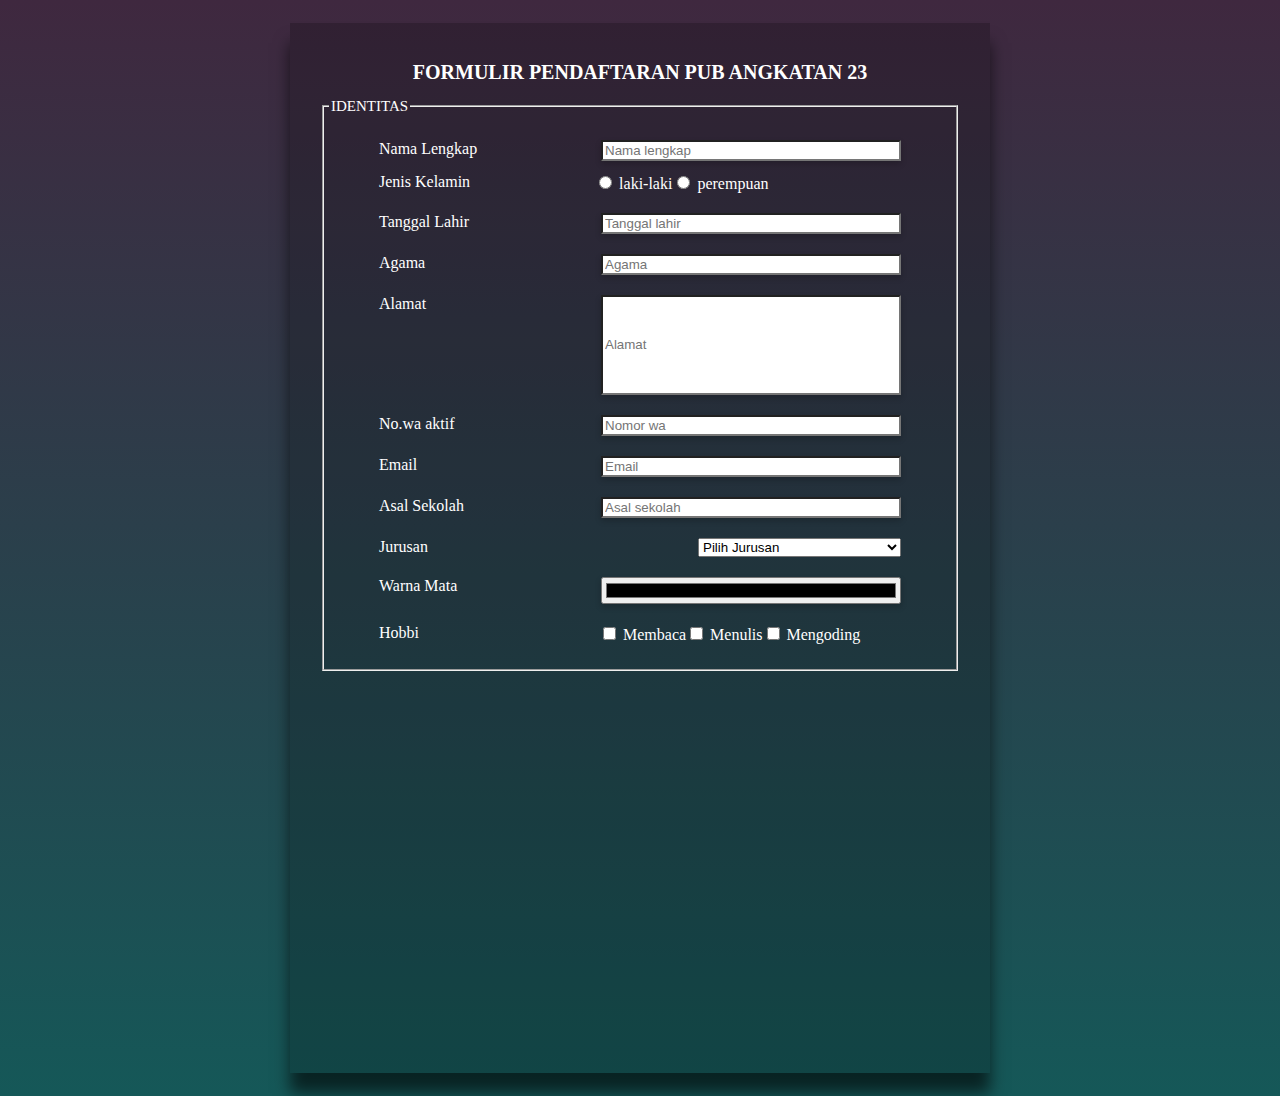
<file: index.html>
<!DOCTYPE html>
<html lang="en">
<head>
   <meta charset="UTF-8">
   <meta name="viewport" content="width=device-width, initial-scale=1.0">
   <link rel="stylesheet" href="style.css">
   <title>Fomulir Pendaftaran PUB</title>
</head>
<body>
   <div class="cointainer">
      <form action="#">
         <h1>formulir pendaftaran  pub angkatan 23</h1>
         <fieldset>
            <legend>identitas</legend>
            <div class="inputan-box">
               <label for="nama">Nama Lengkap</label>
               <input type="text" placeholder="Nama lengkap" name="nama">
            </div>
            <div class="jenis-kelamin">
               <label for="jenis">Jenis Kelamin</label>
               <div class="gender">
                  <div class="lakii">
                     <input type="radio" name="jenis" id="laki-laki">
                     <label for="laki">laki-laki</label>
                  </div>
                  <div class="wanita">
                     <input type="radio" name="jenis" id="perempuan">
                     <label for="perempuan">perempuan</label>
                  </div>
               </div>
            </div>
            <div class="inputan-box">
               <label for="lahir">Tanggal Lahir</label>
               <input type="datetime" placeholder="Tanggal lahir" name="lahir">
            </div>
            <div class="inputan-box">
               <label for="agama">Agama</label>
               <input type="text" placeholder="Agama" name="agama">
            </div>
            <div class="inputan-box">
               <label for="alamat">Alamat</label>
               <input type="text" placeholder="Alamat" name="alamat" class="alamat">
            </div>
            <div class="inputan-box">
               <label for="wa">No.wa aktif</label>
               <input type="tel" placeholder="Nomor wa" name="wa">
            </div>
            <div class="inputan-box">
               <label for="email">Email</label>
               <input type="email" placeholder="Email" name="email">
            </div>
            <div class="inputan-box">
               <label for="sekolah">Asal Sekolah</label>
               <input type="text" placeholder="Asal sekolah" name="sekolah">
            </div>
            <div class="inputan-box">
               <label for="jurusan">Jurusan</label>
               <select name="jurusan" id="jurusan">
                  <option value="pilih">Pilih Jurusan</option>
                  <option value="tkj">Teknik Komputer dan Jaringan</option>
                  <option value="akn">Akuntansi</option>
                  <option value="ipa">Ipa</option>
                  <option value="ips">Ips</option>
               </select>
            </div>
            <div class="inputan-box">
               <label for="warna">Warna Mata</label>
               <input type="color" name="warna">
            </div>
            <div class="my-hoby">
               <label for="hobi">Hobbi</label>
               <div class="isi">
                  <div class="baca">
                     <input type="checkbox" name="membaca">
                     <label for="membaca">Membaca</label>
                  </div>
                  <div class="nulis">
                     <input type="checkbox" name="menulis">
                     <label for="menulis">Menulis</label>
                  </div>
                  <div class="ding">
                     <input type="checkbox" name="ngoding">
                     <label for="ngoding">Mengoding</label>
                  </div>
               </div>  
            </div>
         </fieldset>
      </form>
   </div>
</body>
</html>
</file>
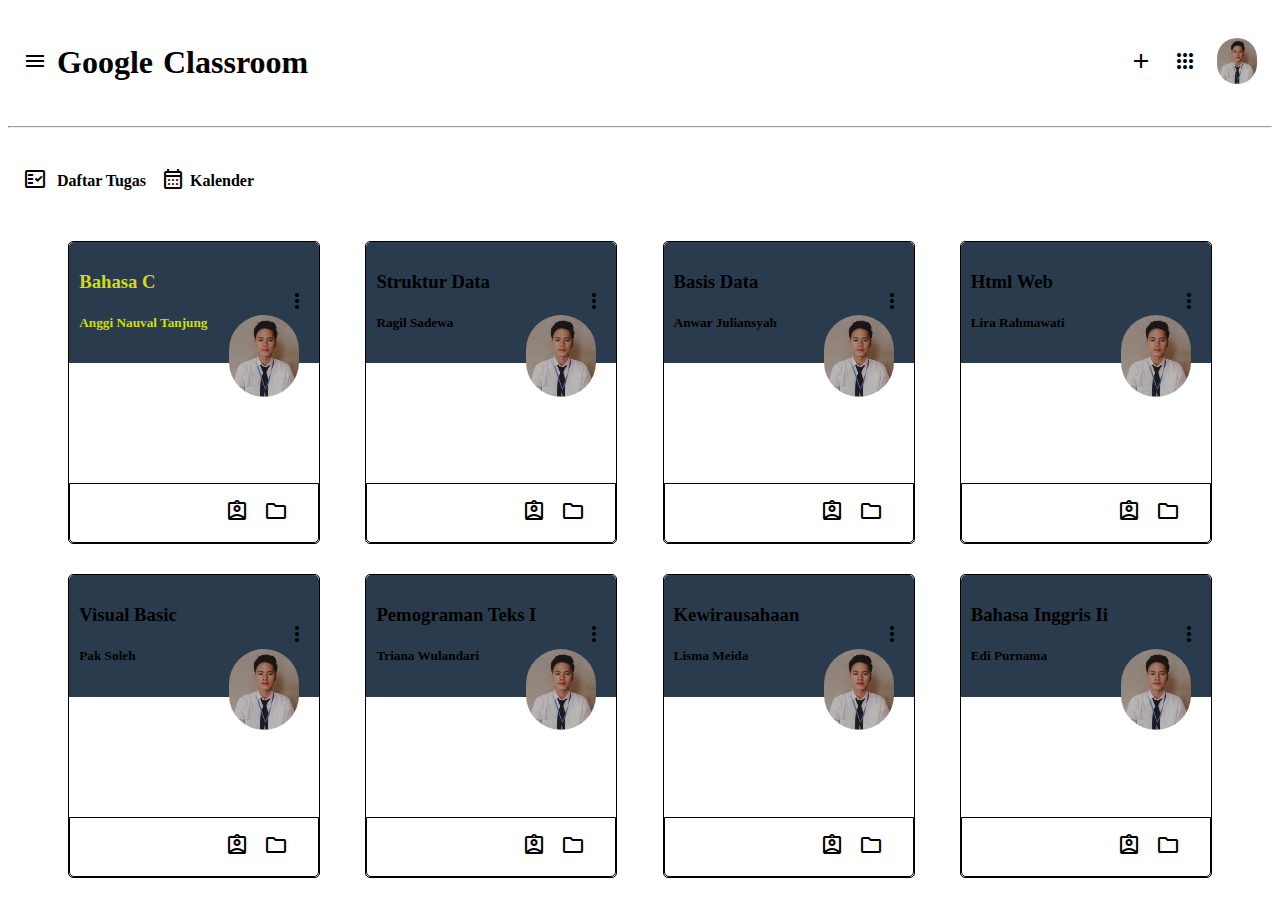
<file: classroom.html>
<!DOCTYPE html>
<html lang="en">
<head>
   <meta charset="UTF-8">
   <meta name="viewport" content="width=device-width, initial-scale=1.0">
   <link rel="stylesheet" href="class.css">
   <link rel="stylesheet" href="https://fonts.googleapis.com/css2?family=Material+Symbols+Outlined:opsz,wght,FILL,GRAD@24,400,0,0" />
   <title>Classroom</title>
</head>
<body>
   <div class="container">
            <div class="kepala">
               <div class="pertama">
                  <li><span class="material-symbols-outlined">menu</span></li>
                  <li><h1>google</h1></li>
                  <li><h1>Classroom</h1></li>
               </div>
               <div class="kedua">
                  <li><span class="material-symbols-outlined">add</span></li>
                  <li><span class="material-symbols-outlined">apps</span></li>
                  <li><img src="profile.jpeg" alt="efengsi"></li>
               </div>
            </div>
            <hr>
      <main>
         <div class="tool-bar">
            <div class="bar-one">
               <li><span class="material-symbols-outlined">fact_check</span></li>
               <li></li><h4>daftar tugas</h4>
            </div>
            <div class="bar-two">
               <li><span class="material-symbols-outlined">calendar_month</span></li>
               <li><h4>kalender</h4></li>
            </div>
         </div>
         <div class="menu">
            <div class="kotak">
               <div class="blok1">
                  <div class="teks1">
                     <h3>bahasa c</h3>
                     <h5>anggi nauval tanjung</h5>
                  </div>
                  <div class="icon">
                     <span class="material-symbols-outlined">more_vert</span>
                  </div>
               </div>

               <div class="prof">
                  <img src="profile.jpeg" alt="">
               </div>
               
               <div class="bawah">
                  <div class="tool-bottom">
                     <li><span class="material-symbols-outlined">assignment_ind</span></li>
                     <li><span class="material-symbols-outlined">folder</span></li>
                  </div>
               </div>
            </div>
            <div class="kotak">
               <div class="blok2">
                  <div class="teks2">
                     <h3>struktur data</h3>
                     <h5>ragil sadewa</h5>
                  </div>
                  <div class="icon">
                     <span class="material-symbols-outlined">more_vert</span>
                  </div>
               </div>

               <div class="prof">
                  <img src="profile.jpeg" alt="">
               </div>
               
               <div class="bawah">
                  <div class="tool-bottom">
                     <li><span class="material-symbols-outlined">assignment_ind</span></li>
                     <li><span class="material-symbols-outlined">folder</span></li>
                  </div>
               </div>
            </div>
            <div class="kotak">
               <div class="blok3">
                  <div class="teks3">
                     <h3>basis data</h3>
                     <h5>anwar juliansyah</h5>
                  </div>
                  <div class="icon">
                     <span class="material-symbols-outlined">more_vert</span>
                  </div>
               </div>

               <div class="prof">
                  <img src="profile.jpeg" alt="">
               </div>
               
               <div class="bawah">
                  <div class="tool-bottom">
                     <li><span class="material-symbols-outlined">assignment_ind</span></li>
                     <li><span class="material-symbols-outlined">folder</span></li>
                  </div>
               </div>
            </div>
            <div class="kotak">
               <div class="blok4">
                  <div class="teks4">
                     <h3>html web</h3>
                     <h5>lira rahmawati</h5>
                  </div>
                  <div class="icon">
                     <span class="material-symbols-outlined">more_vert</span>
                  </div>
               </div>

               <div class="prof">
                  <img src="profile.jpeg" alt="">
               </div>
               
               <div class="bawah">
                  <div class="tool-bottom">
                     <li><span class="material-symbols-outlined">assignment_ind</span></li>
                     <li><span class="material-symbols-outlined">folder</span></li>
                  </div>
               </div>
            </div>
         </div>
         <div class="menu-one">
            <div class="kotak">
               <div class="blok5">
                  <div class="teks5">
                     <h3>visual basic</h3>
                     <h5>pak soleh</h5>
                  </div>
                  <div class="icon">
                     <span class="material-symbols-outlined">more_vert</span>
                  </div>
               </div>

               <div class="prof">
                  <img src="profile.jpeg" alt="">
               </div>
               
               <div class="bawah">
                  <div class="tool-bottom">
                     <li><span class="material-symbols-outlined">assignment_ind</span></li>
                     <li><span class="material-symbols-outlined">folder</span></li>
                  </div>
               </div>
            </div>
            <div class="kotak">
               <div class="blok6">
                  <div class="teks6">
                     <h3>pemograman teks i</h3>
                     <h5>triana wulandari</h5>
                  </div>
                  <div class="icon">
                     <span class="material-symbols-outlined">more_vert</span>
                  </div>
               </div>

               <div class="prof">
                  <img src="profile.jpeg" alt="">
               </div>
               
               <div class="bawah">
                  <div class="tool-bottom">
                     <li><span class="material-symbols-outlined">assignment_ind</span></li>
                     <li><span class="material-symbols-outlined">folder</span></li>
                  </div>
               </div>
            </div>
            <div class="kotak">
               <div class="blok7">
                  <div class="teks7">
                     <h3>Kewirausahaan</h3>
                     <h5>lisma meida</h5>
                  </div>
                  <div class="icon">
                     <span class="material-symbols-outlined">more_vert</span>
                  </div>
               </div>

               <div class="prof">
                  <img src="profile.jpeg" alt="">
               </div>
               
               <div class="bawah">
                  <div class="tool-bottom">
                     <li><span class="material-symbols-outlined">assignment_ind</span></li>
                     <li><span class="material-symbols-outlined">folder</span></li>
                  </div>
               </div>
            </div>
            <div class="kotak">
               <div class="blok8">
                  <div class="teks8">
                     <h3>bahasa inggris ii</h3>
                     <h5>edi purnama</h5>
                  </div>
                  <div class="icon">
                     <span class="material-symbols-outlined">more_vert</span>
                  </div>
               </div>

               <div class="prof">
                  <img src="profile.jpeg" alt="">
               </div>
               
               <div class="bawah">
                  <div class="tool-bottom">
                     <li><span class="material-symbols-outlined">assignment_ind</span></li>
                     <li><span class="material-symbols-outlined">folder</span></li>
                  </div>
               </div>
            </div>
         </div>
         

      </main>
   </div>

</body>

</html>
</file>
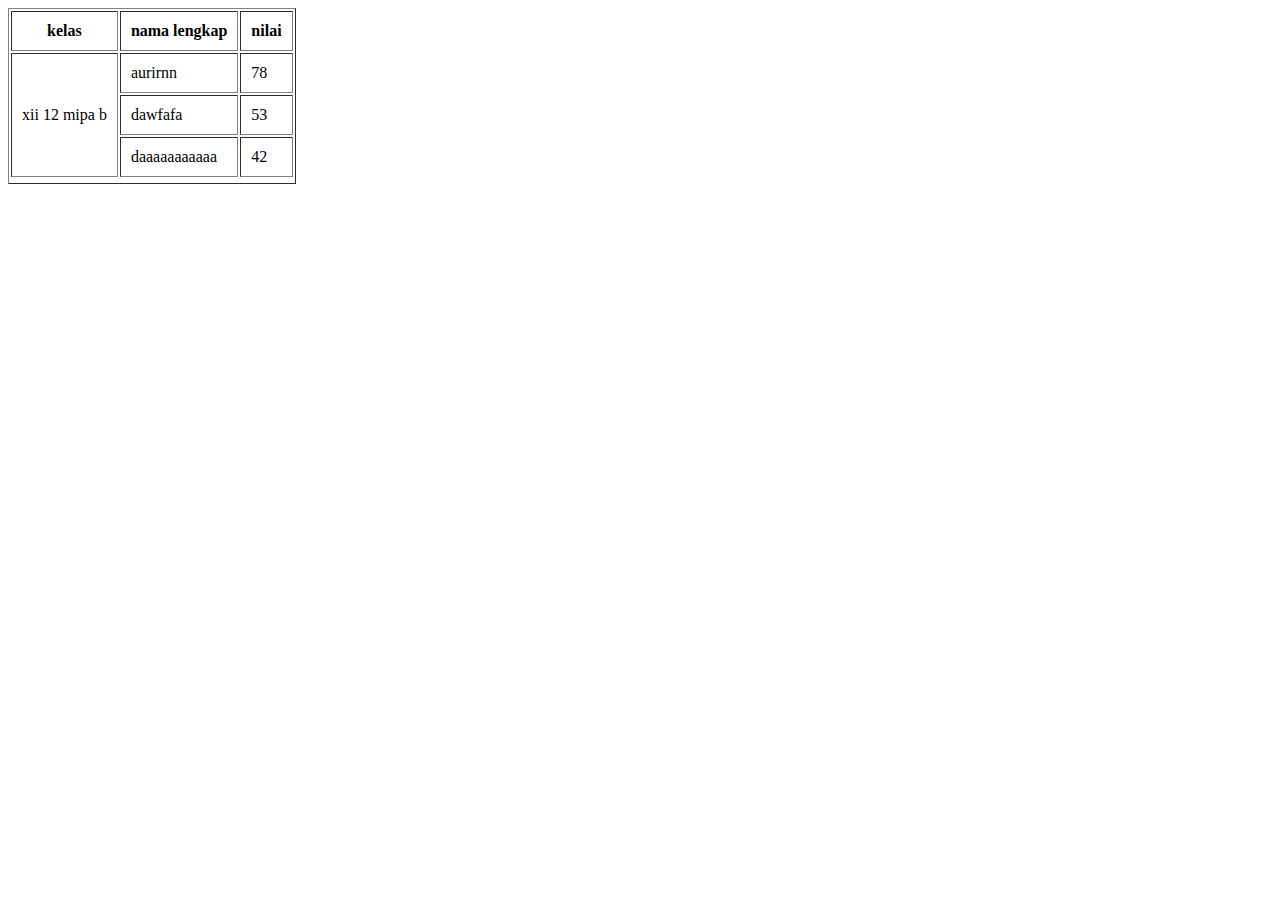
<file: latihan.html>
<!DOCTYPE html>
<html lang="en">
<head>
   <meta charset="UTF-8">
   <meta name="viewport" content="width=device-width, initial-scale=1.0">
   <title>Document</title>
   <style>
      header>div>a{
         background-color: #22dd22;
      }
   </style>
</head>
<body>
   <!-- <table border="1px" cellpadding="10">
      <tr>
         <th rowspan="2">aspek</th>
         <th colspan="3">kelas</th>
         <tr>
            <td>XI MIPa</td>
            <td>XI Mipa B</td>
            <td>XI mipa C</td>
         </tr>
      </tr>
      
      <tr>
         <td>pengetahuan</td>
         <td>73</td> 
         <td>80</td> 
         <td>90</td> 
      </tr>

      <tr>
         <td>krativitas</td>
         <td>83</td> 
         <td>90</td> 
         <td>90</td> 

      </tr>
   </table> -->

   <table border="1px" cellpadding="10px">
      <tr >
         <th>kelas</th>
         <th>nama lengkap</th>
         <th>nilai</th>
      </tr>
      <tr>
         <td rowspan="3">xii 12 mipa b</td>
         <td>aurirnn </td>
         <td>78</td>
         <tr>
            <td>dawfafa</td>
            <td>53</td>
         </tr>
         <tr>
            <td>daaaaaaaaaaa</td>
      
            <td>42</td>
         </tr>
      </tr>
      <tr>
         <tr></tr>
      </tr>
      <!-- <tr></tr> -->
   </table>
</body>  
</html>
</file>
<file: style.css>
*{
   /* padding: 0; */
   /* margin: 0; */
   box-sizing: border-box;
}

body {
   height: 120vh;
   display: flex;
   justify-content: center;
   padding: 15px;
   /* background-image: linear-gradient(#380036,#0CBABA); */
   background-image: linear-gradient(#3f283f,#155858);
}

.cointainer {
   max-width: 700px;
   width: 100%;
   /* background-color: #fff; */
   background: rgba(0,0,0,0.2);
   padding: 25px 30px;
   box-shadow: 0 20px 15px rgba(0,0,0,0.6);
}

h1 {
   text-transform: uppercase;
   text-align: center;
   font-size: 20px;
   font: bold;
}

legend {
   text-transform: uppercase;
   font-size: 15px;
}

fieldset {
   padding: 5px;
}

.inputan-box {
   display: flex;
   flex-wrap: wrap;
   justify-content: space-between;
   /* margin: 20px 0 12px 0; */
   margin-top: 20px;
   margin-bottom: 12px;
   padding: 0 50px;
}

.inputan-box > label {
   color: white;
}

form > h1 {
   color: white;
}
.inputan-box > input {
   width: 300px;
}

fieldset > legend {
   color: white;
}


.alamat{
   height: 100px;
}

.inputan-box input:is(:focus,:valid){
   box-shadow: 0 3px 6px rgba(0,0,0,0.2);
}



.jenis-kelamin {
   display: flex;
   padding: 0 50px;
   gap: 124px;
}

.jenis-kelamin > label {
   color: white;
}

.jenis-kelamin, .gender > label {
   color: white;
}

.jenis-kelamin, .gender {
   display: flex;
}

/* .jenis-kelamin > label {
   margin: 5px 0;

}  */

.my-hoby {
   display: flex;
   padding: 0 50px;
   margin-top: 20px;
   margin-bottom: 20px;
   gap: 180px;
}

.my-hoby, .isi {
   display: flex;
}

.my-hoby > label {
   color: white;
}

.my-hoby, .isi > label {
   color: white;
}
</file>
<file: class.css>
.kepala {
   display: flex;
   justify-content: space-between;
   padding: 15px;
   background-image: url(https://www.gotravelly.com/blog/wp-content/uploads/2020/12/gunung-bromo.jpg);
   background-size: 150px;
}


img {
   width: 40px;
   border-radius: 50px; 
}

.pertama {
   display: flex;
   list-style: none;
   gap: 10px;
   align-items: center;
}

.kedua {
   display: flex;
   align-items: center;
   list-style: none;
   gap: 20px;
}


.bar-one {
   display: flex;
   list-style: none;
   align-items: center;
   gap: 5px;
}

.bar-two {
   display: flex;
   list-style: none;
   align-items: center;
   gap: 5px;
}

.tool-bar {
   display: flex;
   gap: 15px;
   padding: 15px;
}

.kotak {
   border: 1px solid black;
   width: 250px;
   border-radius: 5px;
}

.bawah {
   margin-top: 120px;
   border: 1px solid black;
   border-bottom-left-radius: 5px;
   border-bottom-right-radius: 5px;
}

.tool-bottom {
   display: flex;
   justify-content: right;
   list-style: none;
   margin-right: 15px;
   gap: 15px;
   padding: 15px;
}

.blok1 {
   /* border: 1px solid red; */
   display: flex;
   justify-content: space-between;
   align-items: center;
   /* background-image: url(pngtree-aesthetic-night-sky.jpg);
   background-size: 150px; */
   background-color: rgb(41, 59, 76);
   border-top-right-radius: 5px;
   border-top-left-radius: 5px;
   padding: 10px;
   background-image: url(https://student-activity.binus.ac.id/himmat/wp-content/uploads/sites/14/2021/09/Banner-Ricky.jpg);
   background-size: 230px;
}

.teks1 {
   color: rgb(208, 222, 11);
   font: bold;
}


.blok2 {
   /* border: 1px solid red; */
   display: flex;
   justify-content: space-between;
   align-items: center;
   /* background-image: url(pngtree-aesthetic-night-sky.jpg);
   background-size: 150px; */
   background-color: rgb(41, 59, 76);
   border-top-right-radius: 5px;
   border-top-left-radius: 5px;
   padding: 10px;
   /* background-image: url(https://student-activity.binus.ac.id/himmat/wp-content/uploads/sites/14/2021/09/Banner-Ricky.jpg); */
   background-size: 250px;
}

.blok3 {
   /* border: 1px solid red; */
   display: flex;
   justify-content: space-between;
   align-items: center;
   /* background-image: url(pngtree-aesthetic-night-sky.jpg);
   background-size: 150px; */
   background-color: rgb(41, 59, 76);
   border-top-right-radius: 5px;
   border-top-left-radius: 5px;
   padding: 10px;
   /* background-image: url(https://student-activity.binus.ac.id/himmat/wp-content/uploads/sites/14/2021/09/Banner-Ricky.jpg); */
   background-size: 250px;
}

.blok4 {
   /* border: 1px solid red; */
   display: flex;
   justify-content: space-between;
   align-items: center;
   /* background-image: url(pngtree-aesthetic-night-sky.jpg);
   background-size: 150px; */
   background-color: rgb(41, 59, 76);
   border-top-right-radius: 5px;
   border-top-left-radius: 5px;
   padding: 10px;
   /* background-image: url(https://student-activity.binus.ac.id/himmat/wp-content/uploads/sites/14/2021/09/Banner-Ricky.jpg); */
   background-size: 250px;
}

.blok5 {
   /* border: 1px solid red; */
   display: flex;
   justify-content: space-between;
   align-items: center;
   /* background-image: url(pngtree-aesthetic-night-sky.jpg);
   background-size: 150px; */
   background-color: rgb(41, 59, 76);
   border-top-right-radius: 5px;
   border-top-left-radius: 5px;
   padding: 10px;
   /* background-image: url(https://student-activity.binus.ac.id/himmat/wp-content/uploads/sites/14/2021/09/Banner-Ricky.jpg); */
   background-size: 250px;
}

.blok6 {
   /* border: 1px solid red; */
   display: flex;
   justify-content: space-between;
   align-items: center;
   /* background-image: url(pngtree-aesthetic-night-sky.jpg);
   background-size: 150px; */
   background-color: rgb(41, 59, 76);
   border-top-right-radius: 5px;
   border-top-left-radius: 5px;
   padding: 10px;
   /* background-image: url(https://student-activity.binus.ac.id/himmat/wp-content/uploads/sites/14/2021/09/Banner-Ricky.jpg); */
   background-size: 250px;
}

.blok7 {
   /* border: 1px solid red; */
   display: flex;
   justify-content: space-between;
   align-items: center;
   /* background-image: url(pngtree-aesthetic-night-sky.jpg);
   background-size: 150px; */
   background-color: rgb(41, 59, 76);
   border-top-right-radius: 5px;
   border-top-left-radius: 5px;
   padding: 10px;
   /* background-image: url(https://student-activity.binus.ac.id/himmat/wp-content/uploads/sites/14/2021/09/Banner-Ricky.jpg); */
   background-size: 250px;
}

.blok8 {
   /* border: 1px solid red; */
   display: flex;
   justify-content: space-between;
   align-items: center;
   /* background-image: url(pngtree-aesthetic-night-sky.jpg);
   background-size: 150px; */
   background-color: rgb(41, 59, 76);
   border-top-right-radius: 5px;
   border-top-left-radius: 5px;
   padding: 10px;
   /* background-image: url(https://student-activity.binus.ac.id/himmat/wp-content/uploads/sites/14/2021/09/Banner-Ricky.jpg); */
   background-size: 250px;
}

.prof img{
  float: right;
  margin-right: 20px;
  position: relative;
  bottom: 48px;
  width: 70px;
  border-radius: 50px;
}


.menu {
   display: flex;
   justify-content: space-evenly;
   padding: 15px;
}

.menu-one {
   display: flex;
   justify-content: space-evenly;
   padding: 15px;
}

h1 {
   text-transform: capitalize;
}

h3 {
   text-transform: capitalize;
}

h4 {
   text-transform: capitalize;
}

h5 {
   text-transform: capitalize;
}
</file>
